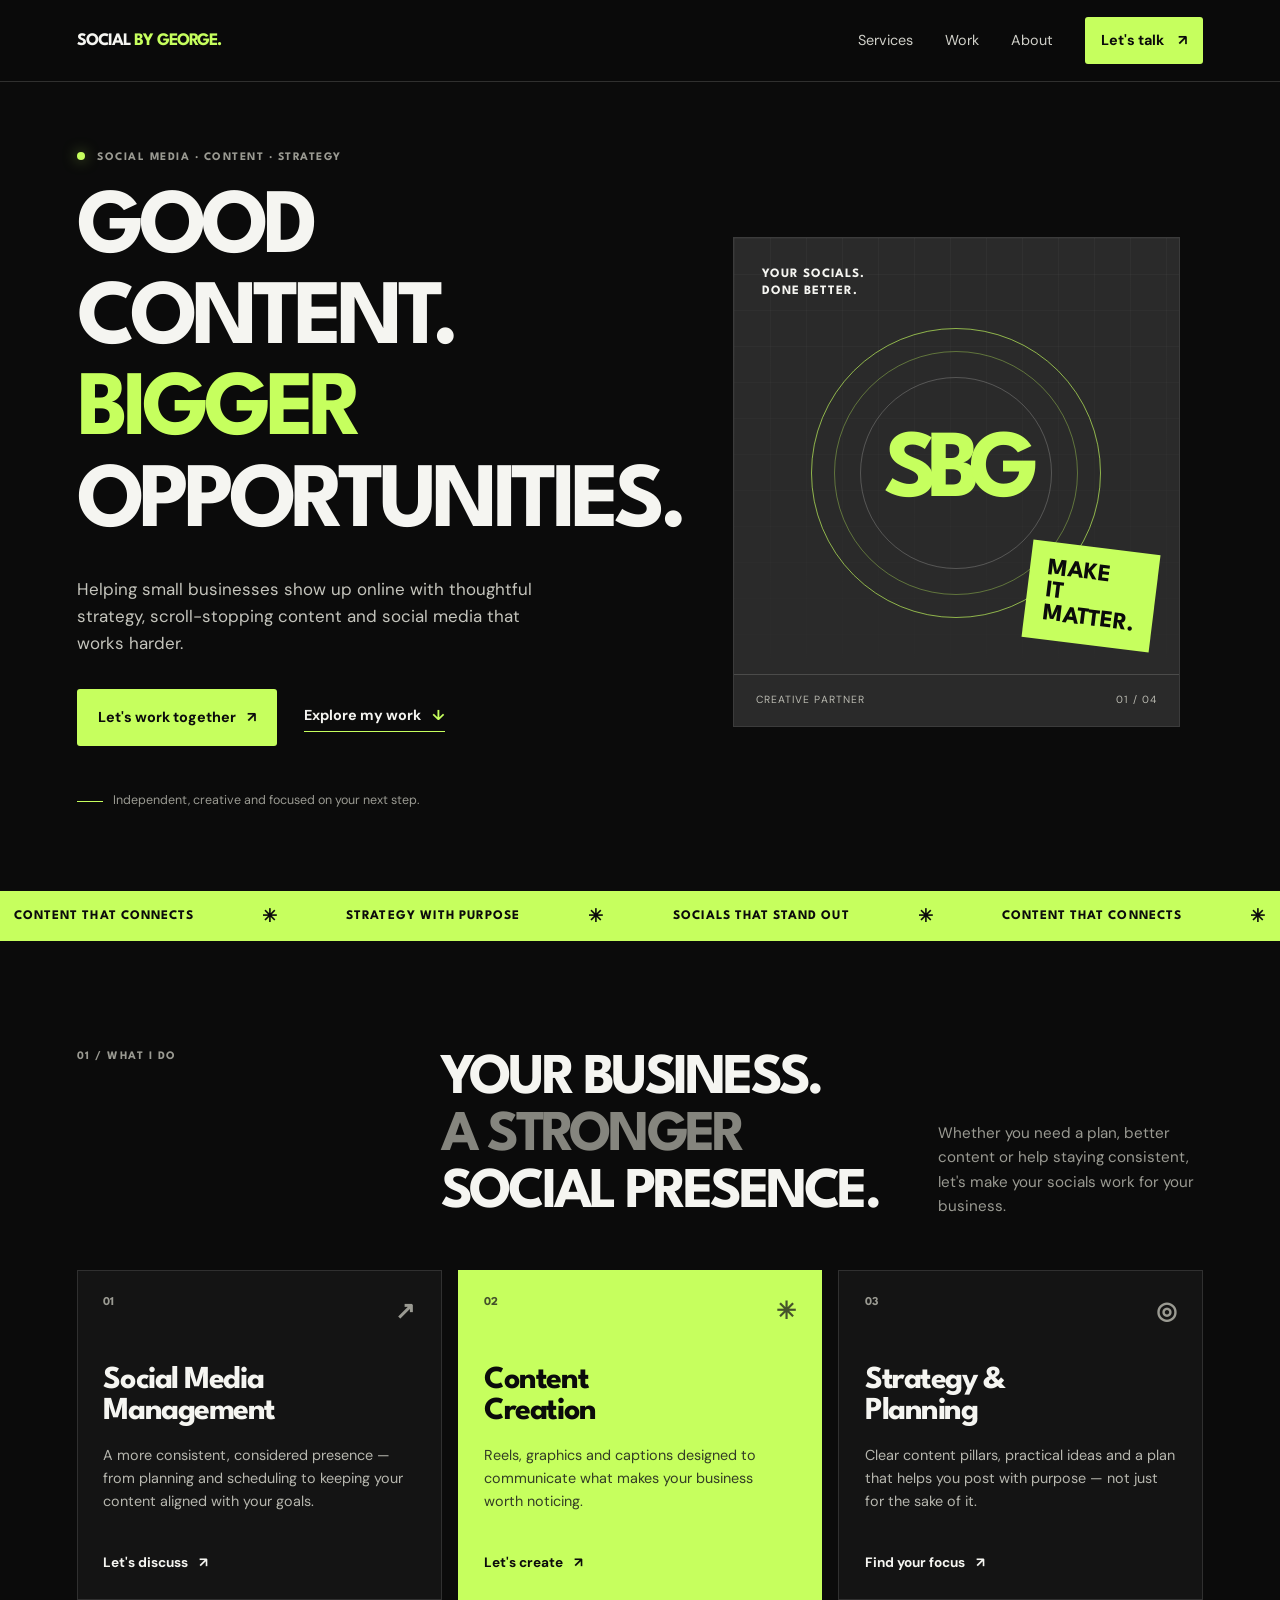
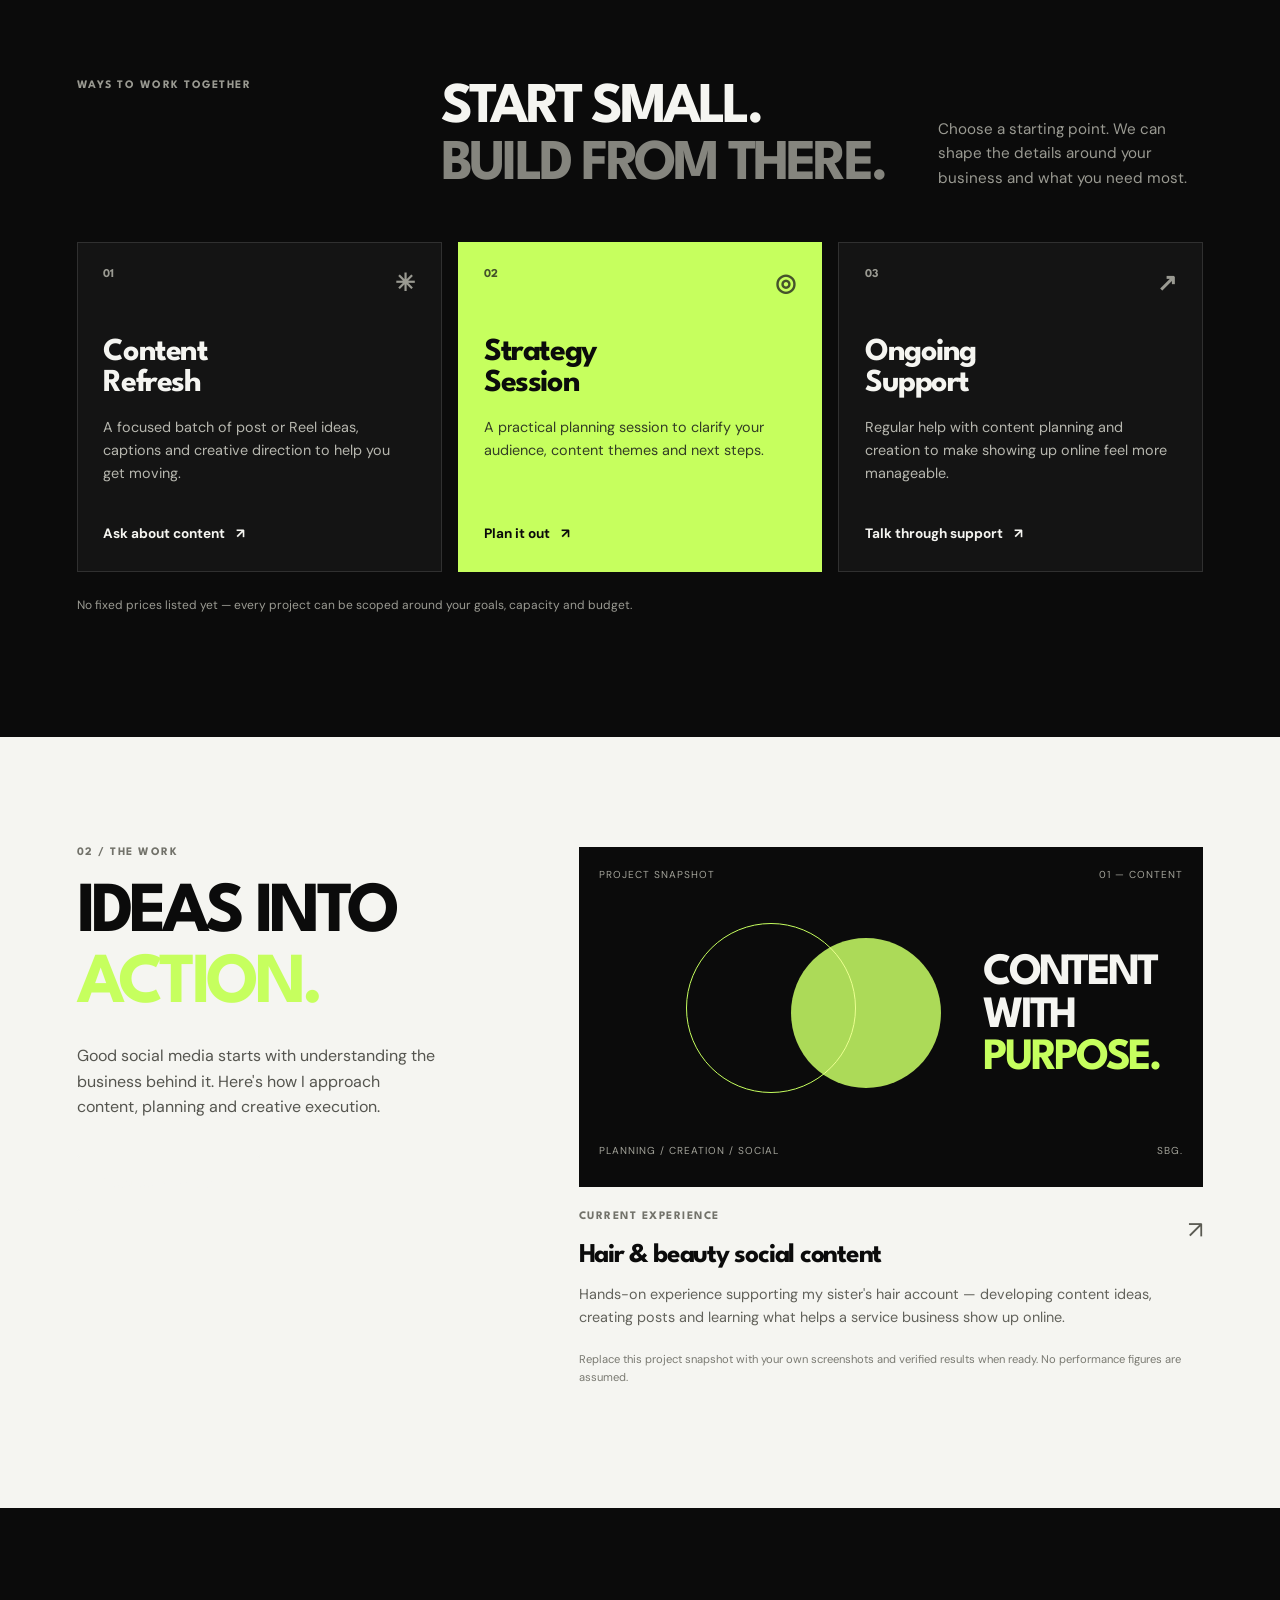
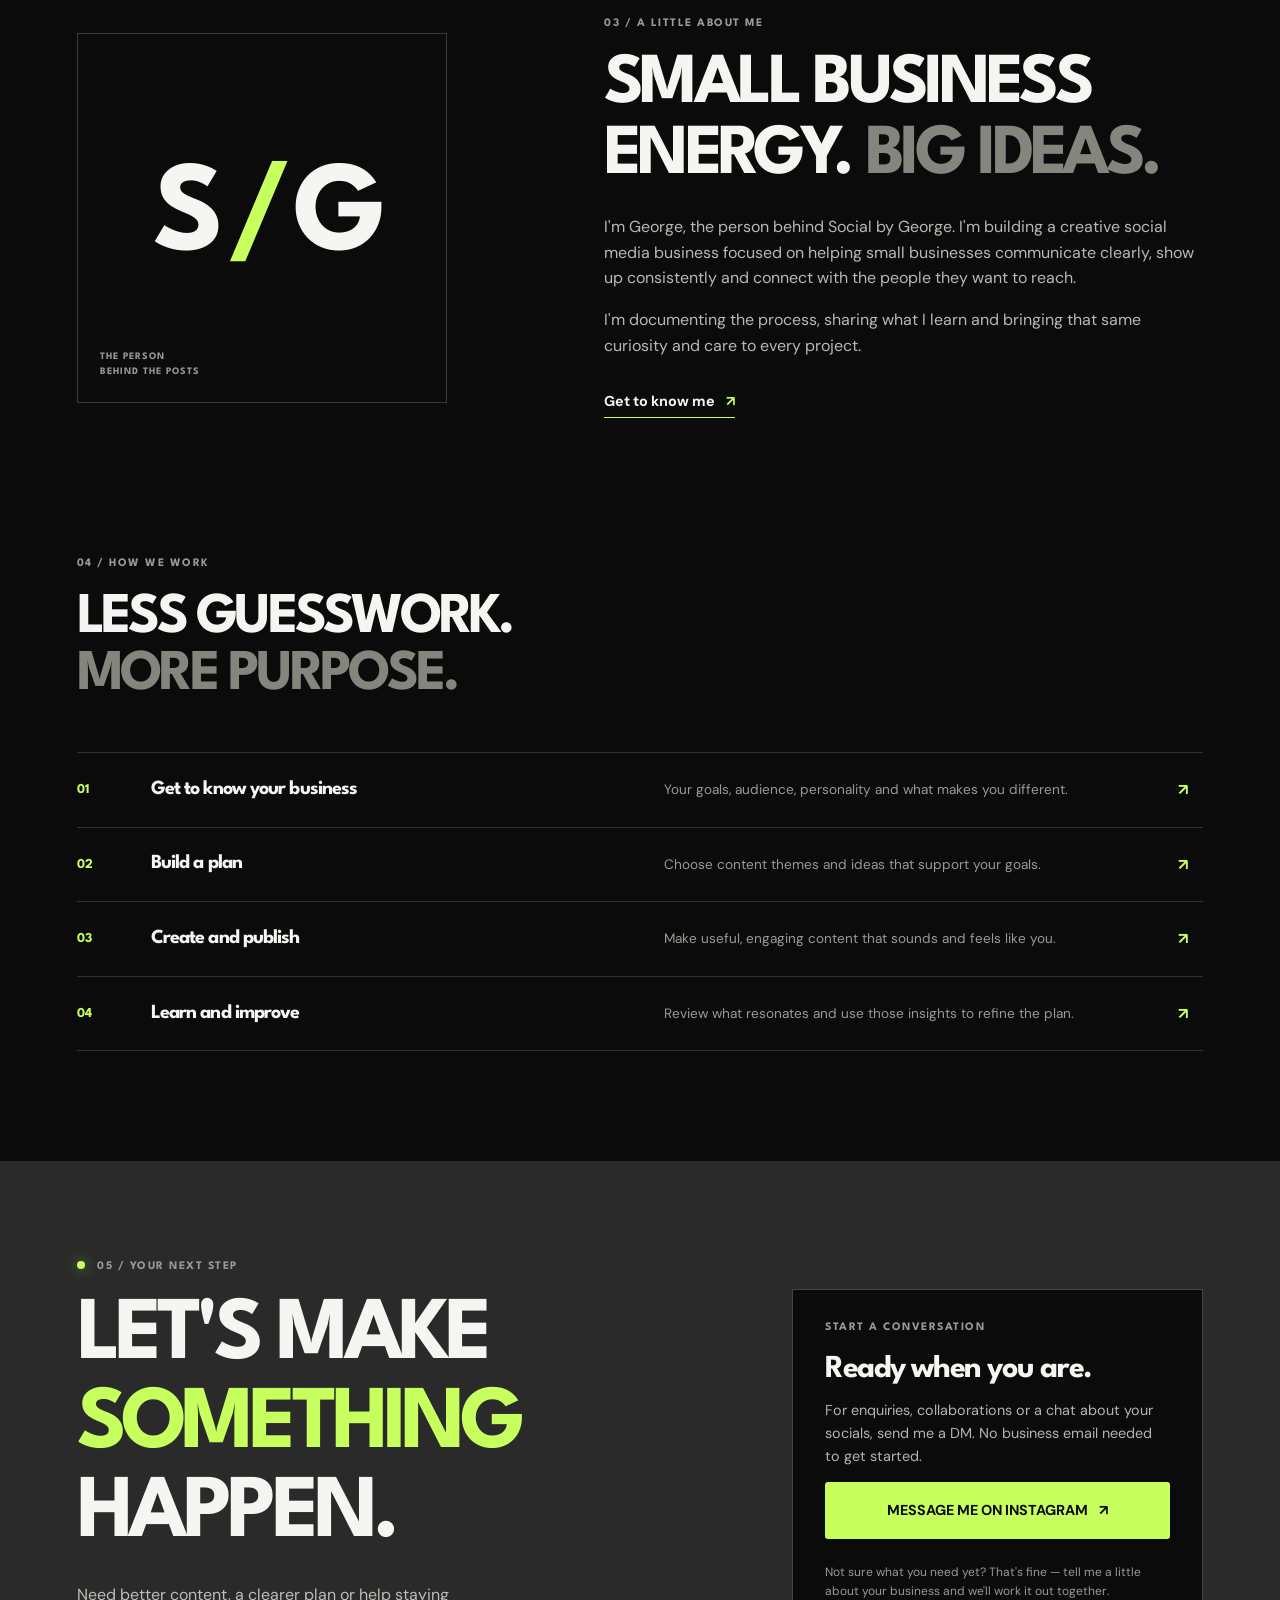
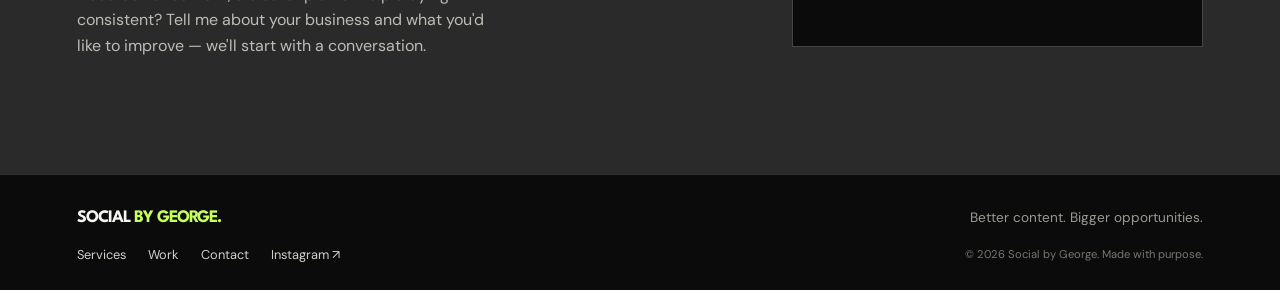
<file: index.html>
<!DOCTYPE html>
<html lang="en">
<head>
  <meta charset="UTF-8">
  <meta name="viewport" content="width=device-width, initial-scale=1.0">
  <meta name="theme-color" content="#0B0B0B">
  <meta name="description" content="Social by George helps small businesses show up online with social media strategy, content creation and management.">
  <title>Social by George | Better Content. Bigger Opportunities.</title>
  <link rel="preconnect" href="https://fonts.googleapis.com">
  <link rel="preconnect" href="https://fonts.gstatic.com" crossorigin>
  <link href="https://fonts.googleapis.com/css2?family=DM+Sans:wght@400;500;600;700&family=League+Spartan:wght@400;500;600;700;800;900&display=swap" rel="stylesheet">
  <link rel="stylesheet" href="style.css">
</head>
<body>
  <header class="site-header">
    <a class="wordmark" href="#home" aria-label="Social by George home">SOCIAL <span>BY GEORGE.</span></a>
    <button class="menu-toggle" aria-label="Toggle navigation" aria-expanded="false">☰</button>
    <nav class="nav" aria-label="Main navigation">
      <a href="#services">Services</a>
      <a href="#work">Work</a>
      <a href="#about">About</a>
      <a class="nav-cta" href="#contact">Let's talk <span>↗</span></a>
    </nav>
  </header>

  <main>
    <section class="hero section-wrap" id="home">
      <div class="hero-copy">
        <p class="eyebrow"><span class="status-dot"></span> SOCIAL MEDIA · CONTENT · STRATEGY</p>
        <h1>GOOD CONTENT.<br><span class="lime">BIGGER</span><br>OPPORTUNITIES.</h1>
        <p class="hero-intro">Helping small businesses show up online with thoughtful strategy, scroll-stopping content and social media that works harder.</p>
        <div class="hero-actions">
          <a class="button button-lime" href="#contact">Let's work together <span>↗</span></a>
          <a class="text-link" href="#work">Explore my work <span>↓</span></a>
        </div>
        <div class="hero-note"><span class="note-line"></span> Independent, creative and focused on your next step.</div>
      </div>
      <div class="hero-art" aria-label="Social by George brand graphic">
        <div class="art-grid"></div>
        <div class="art-tag tag-top">YOUR SOCIALS.<br>DONE BETTER.</div>
        <div class="art-orbit"><span>SBG</span></div>
        <div class="art-sticker">MAKE<br>IT<br><em>MATTER.</em></div>
        <div class="art-footer"><span>CREATIVE PARTNER</span><span>01 / 04</span></div>
      </div>
    </section>

    <section class="ticker" aria-label="Services">
      <div class="ticker-track"><span>CONTENT THAT CONNECTS</span><b>✳</b><span>STRATEGY WITH PURPOSE</span><b>✳</b><span>SOCIALS THAT STAND OUT</span><b>✳</b><span>CONTENT THAT CONNECTS</span><b>✳</b></div>
    </section>

    <section class="section-wrap section services" id="services">
      <div class="section-heading">
        <p class="eyebrow">01 / WHAT I DO</p>
        <h2>YOUR BUSINESS.<br><span class="muted">A STRONGER</span> SOCIAL PRESENCE.</h2>
        <p>Whether you need a plan, better content or help staying consistent, let's make your socials work for your business.</p>
      </div>
      <div class="service-grid">
        <article class="service-card">
          <div class="card-top"><span>01</span><span class="card-icon">↗</span></div>
          <h3>Social Media<br>Management</h3>
          <p>A more consistent, considered presence — from planning and scheduling to keeping your content aligned with your goals.</p>
          <a href="#contact" class="card-link">Let's discuss <span>↗</span></a>
        </article>
        <article class="service-card featured">
          <div class="card-top"><span>02</span><span class="card-icon">✳</span></div>
          <h3>Content<br>Creation</h3>
          <p>Reels, graphics and captions designed to communicate what makes your business worth noticing.</p>
          <a href="#contact" class="card-link">Let's create <span>↗</span></a>
        </article>
        <article class="service-card">
          <div class="card-top"><span>03</span><span class="card-icon">◎</span></div>
          <h3>Strategy &<br>Planning</h3>
          <p>Clear content pillars, practical ideas and a plan that helps you post with purpose — not just for the sake of it.</p>
          <a href="#contact" class="card-link">Find your focus <span>↗</span></a>
        </article>
      </div>
      <div class="section-heading ways-heading">
        <p class="eyebrow">WAYS TO WORK TOGETHER</p>
        <h2>START SMALL.<br><span class="muted">BUILD FROM THERE.</span></h2>
        <p>Choose a starting point. We can shape the details around your business and what you need most.</p>
      </div>
      <div class="service-grid offer-grid">
        <article class="service-card">
          <div class="card-top"><span>01</span><span class="card-icon">✳</span></div>
          <h3>Content<br>Refresh</h3>
          <p>A focused batch of post or Reel ideas, captions and creative direction to help you get moving.</p>
          <a href="#contact" class="card-link">Ask about content <span>↗</span></a>
        </article>
        <article class="service-card featured">
          <div class="card-top"><span>02</span><span class="card-icon">◎</span></div>
          <h3>Strategy<br>Session</h3>
          <p>A practical planning session to clarify your audience, content themes and next steps.</p>
          <a href="#contact" class="card-link">Plan it out <span>↗</span></a>
        </article>
        <article class="service-card">
          <div class="card-top"><span>03</span><span class="card-icon">↗</span></div>
          <h3>Ongoing<br>Support</h3>
          <p>Regular help with content planning and creation to make showing up online feel more manageable.</p>
          <a href="#contact" class="card-link">Talk through support <span>↗</span></a>
        </article>
      </div>
      <p class="small-note">No fixed prices listed yet — every project can be scoped around your goals, capacity and budget.</p>
    </section>

    <section class="work-band" id="work">
      <div class="section-wrap section work-layout">
        <div class="work-intro">
          <p class="eyebrow">02 / THE WORK</p>
          <h2>IDEAS INTO<br><span class="lime">ACTION.</span></h2>
          <p>Good social media starts with understanding the business behind it. Here's how I approach content, planning and creative execution.</p>
          <a class="button button-outline" href="#contact">Discuss a project <span>↗</span></a>
        </div>
        <div class="case-study">
          <div class="case-visual">
            <div class="case-top"><span>PROJECT SNAPSHOT</span><span>01 — CONTENT</span></div>
            <div class="case-shapes"><div class="shape shape-one"></div><div class="shape shape-two"></div><div class="shape shape-three">CONTENT<br>WITH<br><i>PURPOSE.</i></div></div>
            <div class="case-bottom"><span>PLANNING / CREATION / SOCIAL</span><span>SBG.</span></div>
          </div>
          <div class="case-caption">
            <div><p class="eyebrow">CURRENT EXPERIENCE</p><h3>Hair & beauty social content</h3><p>Hands-on experience supporting my sister's hair account — developing content ideas, creating posts and learning what helps a service business show up online.</p></div>
            <span class="case-arrow">↗</span>
          </div>
          <p class="disclaimer">Replace this project snapshot with your own screenshots and verified results when ready. No performance figures are assumed.</p>
        </div>
      </div>
    </section>

    <section class="section-wrap section about" id="about">
      <div class="about-mark"><span>S</span><span class="lime">/</span><span>G</span><small>THE PERSON<br>BEHIND THE POSTS</small></div>
      <div class="about-copy">
        <p class="eyebrow">03 / A LITTLE ABOUT ME</p>
        <h2>SMALL BUSINESS<br>ENERGY. <span class="muted">BIG IDEAS.</span></h2>
        <p>I'm George, the person behind Social by George. I'm building a creative social media business focused on helping small businesses communicate clearly, show up consistently and connect with the people they want to reach.</p>
        <p>I'm documenting the process, sharing what I learn and bringing that same curiosity and care to every project.</p>
        <a class="text-link dark-link" href="#contact">Get to know me <span>↗</span></a>
      </div>
    </section>

    <section class="process section-wrap section">
      <div class="section-heading">
        <p class="eyebrow">04 / HOW WE WORK</p>
        <h2>LESS GUESSWORK.<br><span class="muted">MORE PURPOSE.</span></h2>
      </div>
      <div class="process-list">
        <div class="process-row"><span>01</span><h3>Get to know your business</h3><p>Your goals, audience, personality and what makes you different.</p><b>↗</b></div>
        <div class="process-row"><span>02</span><h3>Build a plan</h3><p>Choose content themes and ideas that support your goals.</p><b>↗</b></div>
        <div class="process-row"><span>03</span><h3>Create and publish</h3><p>Make useful, engaging content that sounds and feels like you.</p><b>↗</b></div>
        <div class="process-row"><span>04</span><h3>Learn and improve</h3><p>Review what resonates and use those insights to refine the plan.</p><b>↗</b></div>
      </div>
    </section>

    <section class="contact-section" id="contact">
      <div class="section-wrap contact-layout">
        <div>
          <p class="eyebrow"><span class="status-dot"></span> 05 / YOUR NEXT STEP</p>
          <h2>LET'S MAKE<br><span class="lime">SOMETHING</span><br>HAPPEN.</h2>
          <p>Need better content, a clearer plan or help staying consistent? Tell me about your business and what you'd like to improve — we'll start with a conversation.</p>
        </div>
        <div class="contact-card">
          <p class="eyebrow">START A CONVERSATION</p>
          <h3>Ready when you are.</h3>
          <p>For enquiries, collaborations or a chat about your socials, send me a DM. No business email needed to get started.</p>
          <a class="button button-lime full-button" href="https://www.instagram.com/socialbygeorge/" target="_blank" rel="noopener noreferrer">MESSAGE ME ON INSTAGRAM <span>↗</span></a>
          <p class="small-note">Not sure what you need yet? That's fine — tell me a little about your business and we'll work it out together.</p>
        </div>
      </div>
    </section>
  </main>

  <footer class="footer">
    <a class="wordmark" href="#home">SOCIAL <span>BY GEORGE.</span></a>
    <p>Better content. Bigger opportunities.</p>
    <div class="footer-links"><a href="#services">Services</a><a href="#work">Work</a><a href="#contact">Contact</a><a href="https://www.instagram.com/socialbygeorge/" target="_blank" rel="noopener noreferrer">Instagram ↗</a></div>
    <small>© <span id="year"></span> Social by George. Made with purpose.</small>
  </footer>
  <script src="script.js"></script>
</body>
</html>
</file>
<file: style.css>
:root {
  --black: #0B0B0B;
  --white: #F5F5F1;
  --lime: #C6FF5E;
  --sage: #9ACB7A;
  --charcoal: #2A2A2A;
  --muted: #9A9A92;
  --line: rgba(245,245,241,.16);
  --font-display: "League Spartan", sans-serif;
  --font-body: "DM Sans", sans-serif;
}
* { box-sizing: border-box; }
html { scroll-behavior: smooth; scroll-padding-top: 90px; }
body { margin: 0; background: var(--black); color: var(--white); font-family: var(--font-body); line-height: 1.6; }
a { color: inherit; text-decoration: none; }
button, a { -webkit-tap-highlight-color: transparent; }
.site-header { height: 82px; display: flex; align-items: center; justify-content: space-between; padding: 0 6vw; border-bottom: 1px solid var(--line); position: sticky; top: 0; z-index: 20; background: rgba(11,11,11,.94); backdrop-filter: blur(14px); }
.wordmark { font: 700 1.1rem var(--font-display); letter-spacing: -.06em; white-space: nowrap; }
.wordmark span { color: var(--lime); }
.nav { display: flex; align-items: center; gap: 2rem; font-size: .9rem; }
.nav a:not(.nav-cta), .footer-links a { color: #D0D0C9; transition: color .2s; }
.nav a:hover, .footer-links a:hover { color: var(--lime); }
.nav-cta { background: var(--lime); color: var(--black); padding: .72rem 1rem; border-radius: 3px; font-weight: 700; }
.nav-cta span, .button span { margin-left: .7rem; }
.menu-toggle { display: none; color: var(--white); background: transparent; border: 0; font-size: 1.6rem; }
.section-wrap { width: min(1180px, 88%); margin: 0 auto; }
.hero { min-height: 690px; display: grid; grid-template-columns: 1.05fr .95fr; align-items: center; gap: 4vw; padding-top: 70px; padding-bottom: 80px; }
.eyebrow { font: 700 .72rem var(--font-display); letter-spacing: .13em; text-transform: uppercase; color: var(--muted); margin: 0 0 1.3rem; }
.status-dot { display: inline-block; width: 8px; height: 8px; border-radius: 50%; background: var(--lime); margin-right: .5rem; box-shadow: 0 0 14px rgba(198,255,94,.5); }
h1, h2, h3, p { margin-top: 0; }
h1, h2, h3 { font-family: var(--font-display); line-height: .99; letter-spacing: -.065em; }
h1 { font-size: clamp(3.5rem, 7.2vw, 6.8rem); margin-bottom: 1.7rem; }
h2 { font-size: clamp(2.8rem, 5.6vw, 5rem); margin-bottom: 1.4rem; }
h3 { letter-spacing: -.045em; }
.lime { color: var(--lime); }
.muted { color: #85857E; }
.hero-intro { max-width: 490px; color: #C4C4BC; font-size: 1.06rem; }
.hero-actions { display: flex; align-items: center; gap: 1.7rem; flex-wrap: wrap; margin: 2rem 0 2.8rem; }
.button { display: inline-flex; align-items: center; justify-content: center; padding: 1rem 1.25rem; font-weight: 700; font-size: .9rem; border: 1px solid transparent; border-radius: 3px; transition: transform .2s, background .2s, color .2s; }
.button:hover { transform: translateY(-3px); }
.button-lime { background: var(--lime); color: var(--black); }
.button-lime:hover { background: #D5FF8C; }
.button-outline { border-color: rgba(245,245,241,.36); color: var(--white); }
.button-outline:hover { border-color: var(--lime); color: var(--lime); }
.text-link { font-size: .9rem; font-weight: 700; border-bottom: 1px solid var(--lime); padding-bottom: .25rem; }
.text-link span { color: var(--lime); margin-left: .5rem; }
.hero-note { color: var(--muted); font-size: .78rem; display: flex; align-items: center; gap: .65rem; }
.note-line { display: inline-block; width: 26px; height: 1px; background: var(--lime); }
.hero-art { min-height: 490px; position: relative; overflow: hidden; background: var(--charcoal); border: 1px solid #3b3b3b; }
.art-grid { position: absolute; inset: 0; opacity: .25; background-image: linear-gradient(rgba(245,245,241,.13) 1px, transparent 1px), linear-gradient(90deg, rgba(245,245,241,.13) 1px, transparent 1px); background-size: 36px 36px; mask-image: linear-gradient(to bottom, black, transparent); }
.tag-top { position: absolute; top: 28px; left: 28px; color: var(--white); font: 700 .8rem/1.35 var(--font-display); letter-spacing: .08em; }
.art-orbit { position: absolute; width: 290px; height: 290px; border: 1px solid rgba(198,255,94,.65); border-radius: 50%; top: 90px; left: 50%; transform: translateX(-50%); display: grid; place-items: center; }
.art-orbit:before, .art-orbit:after { content: ""; position: absolute; border: 1px solid rgba(198,255,94,.35); border-radius: 50%; inset: 22px; }
.art-orbit:after { inset: 48px; border-color: rgba(245,245,241,.22); }
.art-orbit span { font: 700 6rem var(--font-display); letter-spacing: -.12em; color: var(--lime); z-index: 1; }
.art-sticker { position: absolute; right: 24px; bottom: 80px; background: var(--lime); color: var(--black); padding: 15px 18px; font: 700 1.5rem/.95 var(--font-display); transform: rotate(7deg); }
.art-sticker em { font-style: normal; }
.art-footer { position: absolute; bottom: 0; left: 0; right: 0; display: flex; justify-content: space-between; padding: 17px 22px; border-top: 1px solid var(--line); font-size: .65rem; letter-spacing: .1em; color: #B9B9B0; }
.ticker { overflow: hidden; background: var(--lime); color: var(--black); padding: 15px 0; }
.ticker-track { min-width: max-content; display: flex; align-items: center; justify-content: space-around; gap: 2.5rem; font: 700 .82rem var(--font-display); letter-spacing: .08em; }
.ticker-track b { font-size: 1.1rem; }
.section { padding-top: 110px; padding-bottom: 110px; }
.section-heading { display: grid; grid-template-columns: 1fr 1.4fr .8fr; align-items: end; gap: 2rem; margin-bottom: 3rem; }
.section-heading .eyebrow { align-self: start; }
.section-heading h2 { font-size: clamp(2.6rem, 4.5vw, 4.2rem); margin: 0; }
.section-heading > p:last-child { color: var(--muted); font-size: .95rem; margin-bottom: .25rem; }
.service-grid { display: grid; grid-template-columns: repeat(3, 1fr); gap: 1rem; }
.service-card { background: #141414; border: 1px solid #303030; padding: 1.6rem; min-height: 315px; display: flex; flex-direction: column; transition: transform .25s, border-color .25s; }
.service-card:hover { transform: translateY(-5px); border-color: var(--lime); }
.service-card.featured { background: var(--lime); color: var(--black); border-color: var(--lime); }
.card-top { display: flex; justify-content: space-between; color: var(--muted); font: 700 .75rem var(--font-display); }
.featured .card-top { color: #45532B; }
.card-icon { font-size: 1.5rem; }
.service-card h3 { font-size: 2rem; margin: 2.5rem 0 1rem; }
.service-card p { color: #B7B7AF; font-size: .9rem; }
.service-card.featured p { color: #333D25; }
.card-link { margin-top: auto; padding-top: 1.5rem; font-size: .85rem; font-weight: 700; }
.card-link span { margin-left: .5rem; }
.small-note { font-size: .75rem; color: var(--muted); margin-top: 1.5rem; }
.work-band { background: var(--white); color: var(--black); }
.work-layout { display: grid; grid-template-columns: .78fr 1.22fr; gap: 8vw; align-items: start; }
.work-intro { position: sticky; top: 120px; }
.work-intro .eyebrow, .case-caption .eyebrow { color: #72726A; }
.work-intro p:not(.eyebrow) { color: #55554F; max-width: 360px; }
.work-intro .button { margin-top: 1.2rem; }
.case-visual { background: var(--black); color: var(--white); min-height: 340px; padding: 20px; position: relative; overflow: hidden; }
.case-top, .case-bottom { display: flex; justify-content: space-between; font-size: .63rem; letter-spacing: .1em; color: #A3A39A; position: relative; z-index: 2; }
.case-shapes { height: 260px; position: relative; }
.shape { position: absolute; }
.shape-one { width: 170px; height: 170px; border: 1px solid var(--lime); border-radius: 50%; top: 40px; left: 15%; }
.shape-two { width: 150px; height: 150px; background: var(--lime); border-radius: 50%; top: 55px; left: 33%; mix-blend-mode: screen; opacity: .85; }
.shape-three { right: 4%; top: 70px; font: 700 clamp(1.7rem, 3.5vw, 3rem)/.95 var(--font-display); letter-spacing: -.07em; }
.shape-three i { font-style: normal; color: var(--lime); }
.case-caption { display: flex; gap: 1rem; justify-content: space-between; padding: 1.5rem 0 .5rem; }
.case-caption h3 { font-size: 1.7rem; margin-bottom: .8rem; }
.case-caption p:not(.eyebrow) { color: #62625B; font-size: .9rem; max-width: 580px; }
.case-arrow { font-size: 1.5rem; color: #5A5A52; }
.disclaimer { color: #7A7A72; font-size: .7rem; }
.about { display: grid; grid-template-columns: .8fr 1.2fr; gap: 10vw; align-items: center; }
.about-mark { aspect-ratio: 1; max-width: 370px; border: 1px solid #3A3A3A; display: flex; align-items: center; justify-content: center; gap: .15em; position: relative; font: 700 clamp(5rem, 10vw, 9rem)/1 var(--font-display); letter-spacing: -.13em; }
.about-mark small { position: absolute; bottom: 22px; left: 22px; font: 700 .62rem/1.5 var(--font-display); letter-spacing: .1em; color: var(--muted); }
.about-copy > p:not(.eyebrow) { color: #B9B9B1; max-width: 650px; }
.dark-link { display: inline-block; margin-top: 1rem; }
.process { padding-top: 30px; }
.process .section-heading { display: block; }
.process-list { border-top: 1px solid var(--line); }
.process-row { display: grid; grid-template-columns: 50px 1fr 1fr 25px; align-items: center; gap: 1.5rem; padding: 1.5rem 0; border-bottom: 1px solid var(--line); }
.process-row > span { color: var(--lime); font: 700 .85rem var(--font-display); }
.process-row h3 { font-size: 1.25rem; margin: 0; }
.process-row p { color: var(--muted); font-size: .85rem; margin: 0; }
.process-row b { color: var(--lime); }
.contact-section { background: var(--charcoal); padding: 100px 0; }
.contact-layout { display: grid; grid-template-columns: 1fr .7fr; gap: 10vw; align-items: center; }
.contact-layout h2 { font-size: clamp(3.5rem, 7vw, 6.4rem); }
.contact-layout > div:first-child > p:not(.eyebrow) { color: #BDBDB5; max-width: 430px; }
.contact-card { background: var(--black); padding: 2rem; border: 1px solid #454545; }
.contact-card h3 { font-size: 2rem; margin-bottom: .8rem; }
.contact-card > p:not(.eyebrow):not(.small-note) { color: #B5B5AD; font-size: .9rem; }
.full-button { display: flex; width: 100%; margin-top: .8rem; }
.footer { padding: 2rem 6vw 1.5rem; display: grid; grid-template-columns: 1fr 1fr; align-items: center; gap: 1rem; border-top: 1px solid var(--line); }
.footer > p { color: var(--muted); font-size: .85rem; margin: 0; text-align: right; }
.footer-links { display: flex; gap: 1.4rem; font-size: .8rem; }
.footer small { color: #77776F; text-align: right; font-size: .7rem; }
@media (max-width: 900px) {
  .hero { grid-template-columns: 1fr  .85fr; gap: 2rem; min-height: 600px; }
  .hero-art { min-height: 400px; }
  .art-orbit { width: 230px; height: 230px; top: 90px; }
  .art-orbit span { font-size: 4.5rem; }
  .section-heading { grid-template-columns: 1fr 1.5fr; }
  .section-heading > p:last-child { grid-column: 2; }
  .work-layout { gap: 4vw; }
  .service-card { padding: 1.2rem; }
}
@media (max-width: 680px) {
  .site-header { height: 72px; padding: 0 6%; }
  .menu-toggle { display: block; }
  .nav { display: none; position: absolute; top: 71px; left: 0; right: 0; padding: 1.2rem 6% 1.5rem; background: var(--black); border-bottom: 1px solid var(--line); flex-direction: column; align-items: stretch; gap: 1.2rem; }
  .nav.open { display: flex; }
  .nav-cta { text-align: center; }
  .section-wrap { width: 88%; }
  .hero { grid-template-columns: 1fr; padding-top: 65px; padding-bottom: 55px; gap: 2.5rem; }
  h1 { font-size: clamp(3.45rem, 15vw, 5.5rem); }
  .hero-art { min-height: 390px; }
  .art-orbit { width: 240px; height: 240px; }
  .section { padding-top: 75px; padding-bottom: 75px; }
  .section-heading { display: block; }
  .section-heading h2 { margin-bottom: 1.2rem; }
  .service-grid { grid-template-columns: 1fr; }
  .service-card { min-height: 270px; }
  .work-layout, .about, .contact-layout { grid-template-columns: 1fr; gap: 3rem; }
  .work-intro { position: static; }
  .case-visual { min-height: 300px; }
  .case-shapes { height: 220px; }
  .shape-one { width: 140px; height: 140px; left: 7%; }
  .shape-two { width: 120px; height: 120px; left: 26%; }
  .shape-three { right: 1%; font-size: 2.1rem; }
  .about-mark { max-width: 280px; }
  .process-row { grid-template-columns: 32px 1fr 20px; gap: .8rem; }
  .process-row p { grid-column: 2; }
  .process-row b { grid-column: 3; grid-row: 1; }
  .contact-section { padding: 75px 0; }
  .footer { grid-template-columns: 1fr; padding: 2rem 6%; }
  .footer > p, .footer small { text-align: left; }
  .footer-links { flex-wrap: wrap; gap: 1rem; }
}
@media (prefers-reduced-motion: reduce) {
  html { scroll-behavior: auto; }
  *, *::before, *::after { transition-duration: .01ms !important; animation-duration: .01ms !important; }
}


/* Extra service options */
.ways-heading { margin-top: 5rem; }
.offer-grid { margin-top: 2rem; }
</file>
